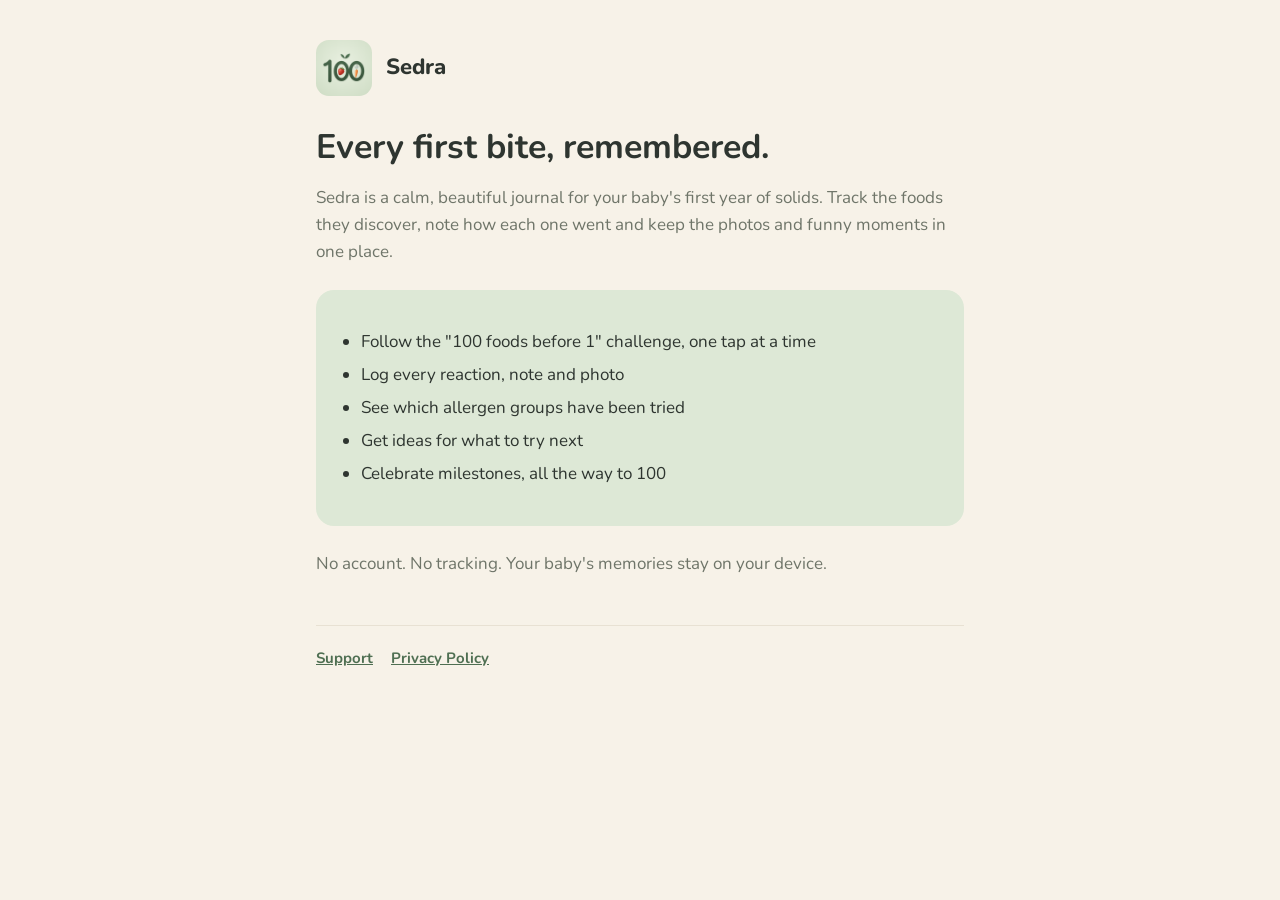
<file: index.html>
<!doctype html>
<html lang="en">
<head>
  <meta charset="utf-8">
  <meta name="viewport" content="width=device-width, initial-scale=1">
  <title>Sedra: Baby's First 100 Foods</title>
  <meta name="description" content="A calm, beautiful journal for your baby's first 100 foods.">
  <link rel="icon" href="icon.png">
  <link rel="preconnect" href="https://fonts.googleapis.com">
  <link href="https://fonts.googleapis.com/css2?family=Nunito:wght@400;700;800&display=swap" rel="stylesheet">
  <link rel="stylesheet" href="style.css">
</head>
<body>
<main>
  <header><a href="./"><img src="icon.png" alt=""><span>Sedra</span></a></header>

  <h1>Every first bite, remembered.</h1>
  <p class="muted">Sedra is a calm, beautiful journal for your baby's first year of solids. Track the foods they discover, note how each one went and keep the photos and funny moments in one place.</p>

  <div class="card soft">
    <ul>
      <li>Follow the "100 foods before 1" challenge, one tap at a time</li>
      <li>Log every reaction, note and photo</li>
      <li>See which allergen groups have been tried</li>
      <li>Get ideas for what to try next</li>
      <li>Celebrate milestones, all the way to 100</li>
    </ul>
  </div>

  <p class="muted">No account. No tracking. Your baby's memories stay on your device.</p>

  <nav>
    <a href="support.html">Support</a>
    <a href="privacy.html">Privacy Policy</a>
  </nav>
</main>
</body>
</html>
</file>
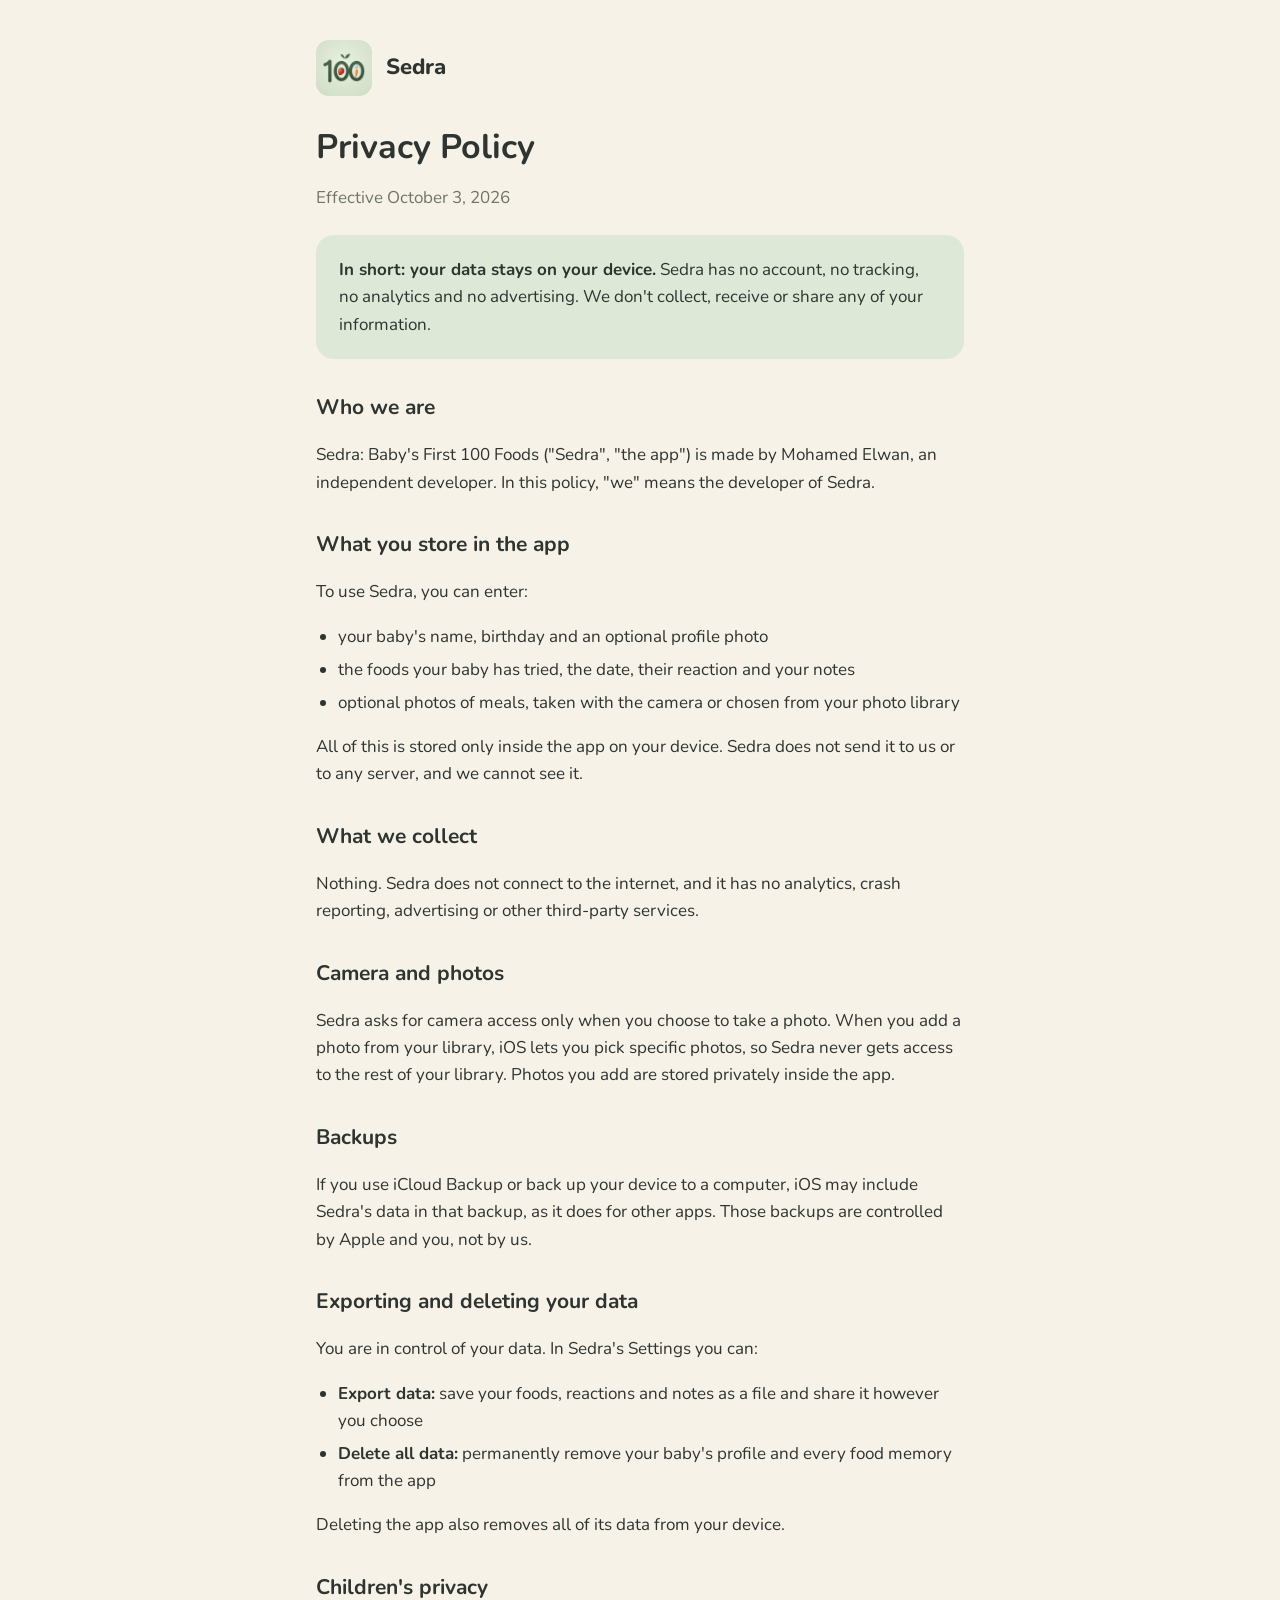
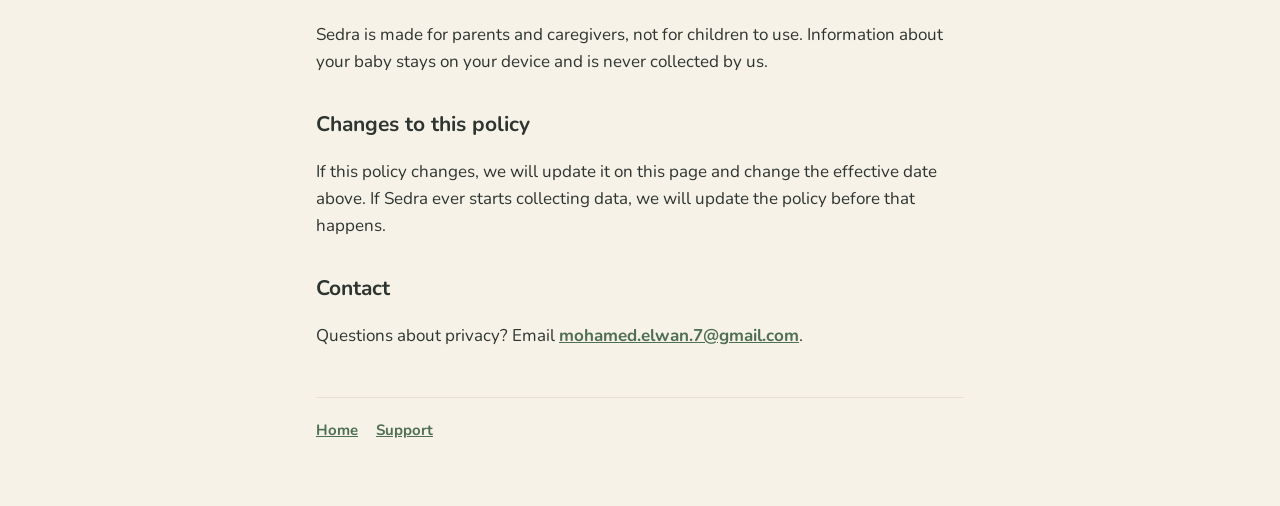
<file: privacy.html>
<!doctype html>
<html lang="en">
<head>
  <meta charset="utf-8">
  <meta name="viewport" content="width=device-width, initial-scale=1">
  <title>Privacy Policy · Sedra</title>
  <link rel="icon" href="icon.png">
  <link rel="preconnect" href="https://fonts.googleapis.com">
  <link href="https://fonts.googleapis.com/css2?family=Nunito:wght@400;700;800&display=swap" rel="stylesheet">
  <link rel="stylesheet" href="style.css">
</head>
<body>
<main>
  <header><a href="./"><img src="icon.png" alt=""><span>Sedra</span></a></header>

  <h1>Privacy Policy</h1>
  <p class="muted">Effective October 3, 2026</p>

  <div class="card soft">
    <strong>In short: your data stays on your device.</strong> Sedra has no account, no tracking, no analytics and no advertising. We don't collect, receive or share any of your information.
  </div>

  <h2>Who we are</h2>
  <p>Sedra: Baby's First 100 Foods ("Sedra", "the app") is made by Mohamed Elwan, an independent developer. In this policy, "we" means the developer of Sedra.</p>

  <h2>What you store in the app</h2>
  <p>To use Sedra, you can enter:</p>
  <ul>
    <li>your baby's name, birthday and an optional profile photo</li>
    <li>the foods your baby has tried, the date, their reaction and your notes</li>
    <li>optional photos of meals, taken with the camera or chosen from your photo library</li>
  </ul>
  <p>All of this is stored only inside the app on your device. Sedra does not send it to us or to any server, and we cannot see it.</p>

  <h2>What we collect</h2>
  <p>Nothing. Sedra does not connect to the internet, and it has no analytics, crash reporting, advertising or other third-party services.</p>

  <h2>Camera and photos</h2>
  <p>Sedra asks for camera access only when you choose to take a photo. When you add a photo from your library, iOS lets you pick specific photos, so Sedra never gets access to the rest of your library. Photos you add are stored privately inside the app.</p>

  <h2>Backups</h2>
  <p>If you use iCloud Backup or back up your device to a computer, iOS may include Sedra's data in that backup, as it does for other apps. Those backups are controlled by Apple and you, not by us.</p>

  <h2>Exporting and deleting your data</h2>
  <p>You are in control of your data. In Sedra's Settings you can:</p>
  <ul>
    <li><strong>Export data:</strong> save your foods, reactions and notes as a file and share it however you choose</li>
    <li><strong>Delete all data:</strong> permanently remove your baby's profile and every food memory from the app</li>
  </ul>
  <p>Deleting the app also removes all of its data from your device.</p>

  <h2>Children's privacy</h2>
  <p>Sedra is made for parents and caregivers, not for children to use. Information about your baby stays on your device and is never collected by us.</p>

  <h2>Changes to this policy</h2>
  <p>If this policy changes, we will update it on this page and change the effective date above. If Sedra ever starts collecting data, we will update the policy before that happens.</p>

  <h2>Contact</h2>
  <p>Questions about privacy? Email <a href="mailto:mohamed.elwan.7@gmail.com">mohamed.elwan.7@gmail.com</a>.</p>

  <nav>
    <a href="./">Home</a>
    <a href="support.html">Support</a>
  </nav>
</main>
</body>
</html>
</file>
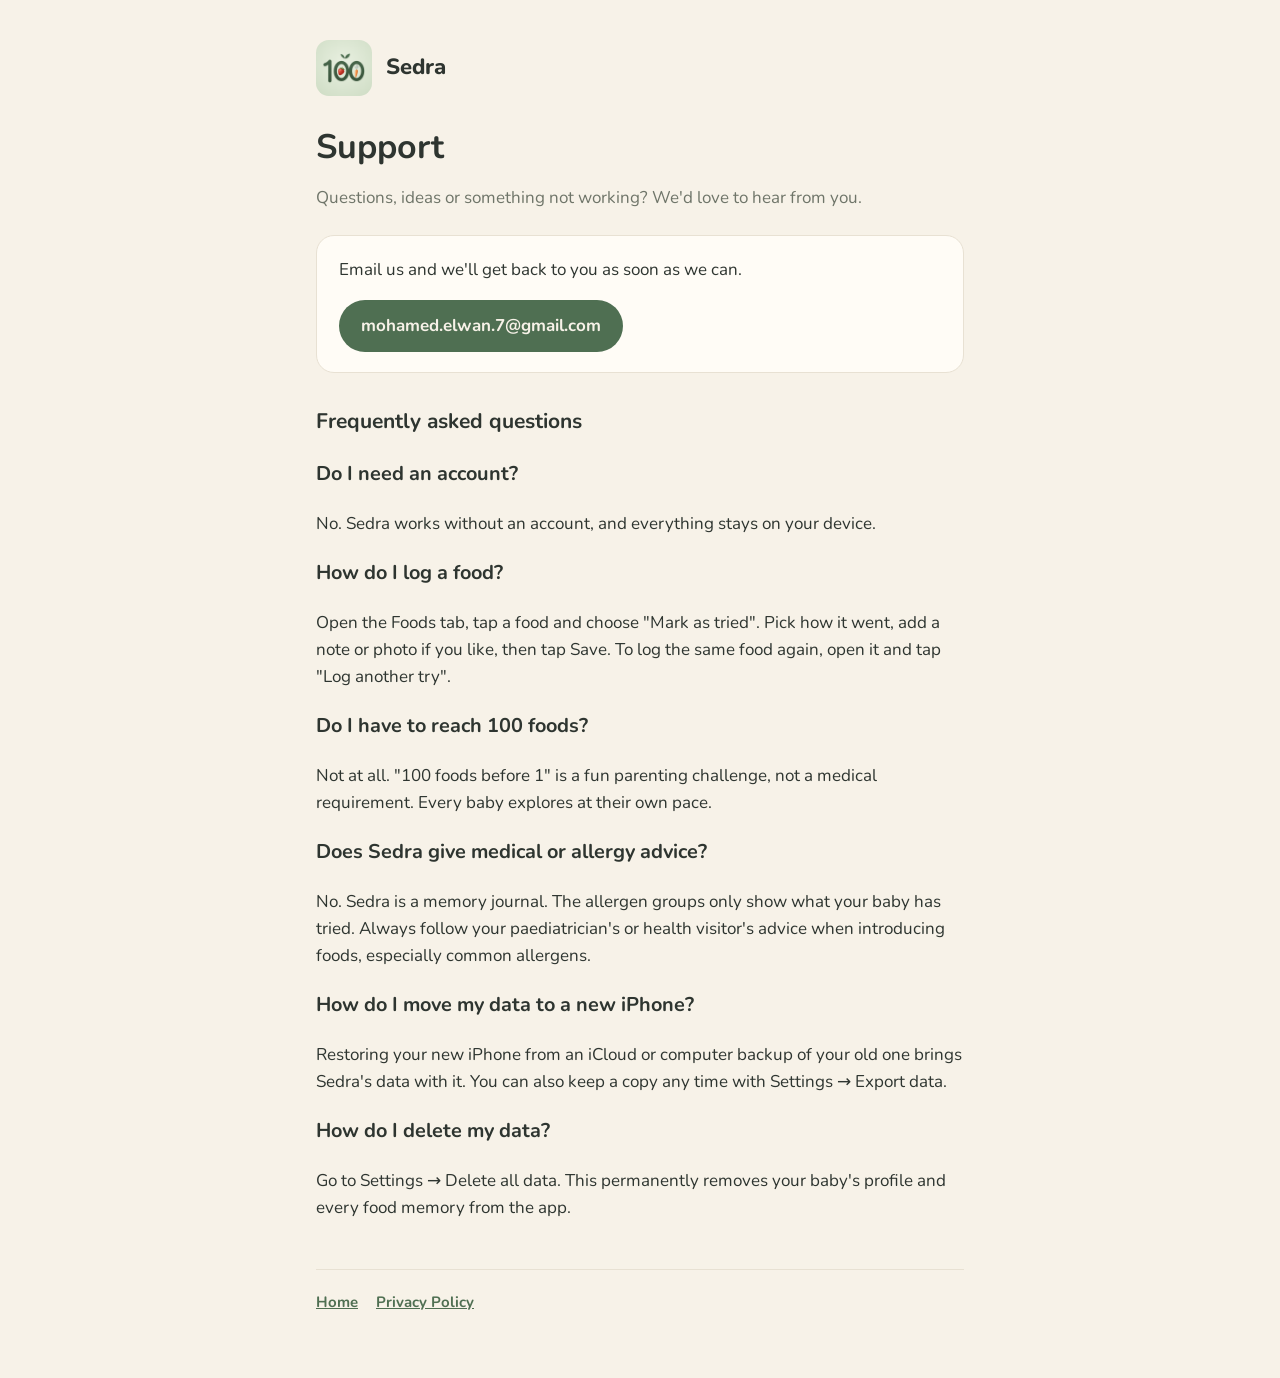
<file: support.html>
<!doctype html>
<html lang="en">
<head>
  <meta charset="utf-8">
  <meta name="viewport" content="width=device-width, initial-scale=1">
  <title>Support · Sedra</title>
  <link rel="icon" href="icon.png">
  <link rel="preconnect" href="https://fonts.googleapis.com">
  <link href="https://fonts.googleapis.com/css2?family=Nunito:wght@400;700;800&display=swap" rel="stylesheet">
  <link rel="stylesheet" href="style.css">
</head>
<body>
<main>
  <header><a href="./"><img src="icon.png" alt=""><span>Sedra</span></a></header>

  <h1>Support</h1>
  <p class="muted">Questions, ideas or something not working? We'd love to hear from you.</p>

  <div class="card">
    <p style="margin-top:0">Email us and we'll get back to you as soon as we can.</p>
    <a class="button" href="mailto:mohamed.elwan.7@gmail.com?subject=Sedra%20support">mohamed.elwan.7@gmail.com</a>
  </div>

  <h2>Frequently asked questions</h2>

  <h3>Do I need an account?</h3>
  <p>No. Sedra works without an account, and everything stays on your device.</p>

  <h3>How do I log a food?</h3>
  <p>Open the Foods tab, tap a food and choose "Mark as tried". Pick how it went, add a note or photo if you like, then tap Save. To log the same food again, open it and tap "Log another try".</p>

  <h3>Do I have to reach 100 foods?</h3>
  <p>Not at all. "100 foods before 1" is a fun parenting challenge, not a medical requirement. Every baby explores at their own pace.</p>

  <h3>Does Sedra give medical or allergy advice?</h3>
  <p>No. Sedra is a memory journal. The allergen groups only show what your baby has tried. Always follow your paediatrician's or health visitor's advice when introducing foods, especially common allergens.</p>

  <h3>How do I move my data to a new iPhone?</h3>
  <p>Restoring your new iPhone from an iCloud or computer backup of your old one brings Sedra's data with it. You can also keep a copy any time with Settings → Export data.</p>

  <h3>How do I delete my data?</h3>
  <p>Go to Settings → Delete all data. This permanently removes your baby's profile and every food memory from the app.</p>

  <nav>
    <a href="./">Home</a>
    <a href="privacy.html">Privacy Policy</a>
  </nav>
</main>
</body>
</html>
</file>
<file: style.css>
:root {
  --bg: #F7F2E8;
  --card: #FFFCF6;
  --green: #4F6F52;
  --green-soft: #DDE8D6;
  --text: #2E3530;
  --text-2: #6F7569;
  --line: #E8E1D3;
}

@media (prefers-color-scheme: dark) {
  :root {
    --bg: #1B1D1A;
    --card: #262924;
    --green: #93B88E;
    --green-soft: #34432F;
    --text: #F1EFE8;
    --text-2: #B4B8AC;
    --line: #3A3E37;
  }
}

* { box-sizing: border-box; }

body {
  margin: 0;
  background: var(--bg);
  color: var(--text);
  font-family: "Nunito", ui-rounded, -apple-system, system-ui, sans-serif;
  font-size: 17px;
  line-height: 1.6;
}

main {
  max-width: 680px;
  margin: 0 auto;
  padding: 40px 16px 64px;
}

header {
  display: flex;
  align-items: center;
  gap: 14px;
  margin-bottom: 32px;
}

header a {
  display: flex;
  align-items: center;
  gap: 14px;
  color: inherit;
  text-decoration: none;
}

header img {
  width: 56px;
  height: 56px;
  border-radius: 13px;
}

header span {
  font-weight: 800;
  font-size: 22px;
}

h1 {
  font-size: 34px;
  line-height: 1.15;
  margin: 0 0 8px;
}

h2 {
  font-size: 21px;
  margin: 32px 0 8px;
}

.muted { color: var(--text-2); }

.card {
  background: var(--card);
  border: 1px solid var(--line);
  border-radius: 18px;
  padding: 20px 22px;
  margin: 24px 0;
}

.card.soft {
  background: var(--green-soft);
  border-color: transparent;
}

a { color: var(--green); font-weight: 700; }

ul { padding-left: 22px; }
li { margin: 6px 0; }

.button {
  display: inline-block;
  background: var(--green);
  color: var(--bg);
  padding: 12px 22px;
  border-radius: 999px;
  text-decoration: none;
}

nav {
  display: flex;
  flex-wrap: wrap;
  gap: 18px;
  margin-top: 48px;
  padding-top: 20px;
  border-top: 1px solid var(--line);
  font-size: 15px;
}
</file>
